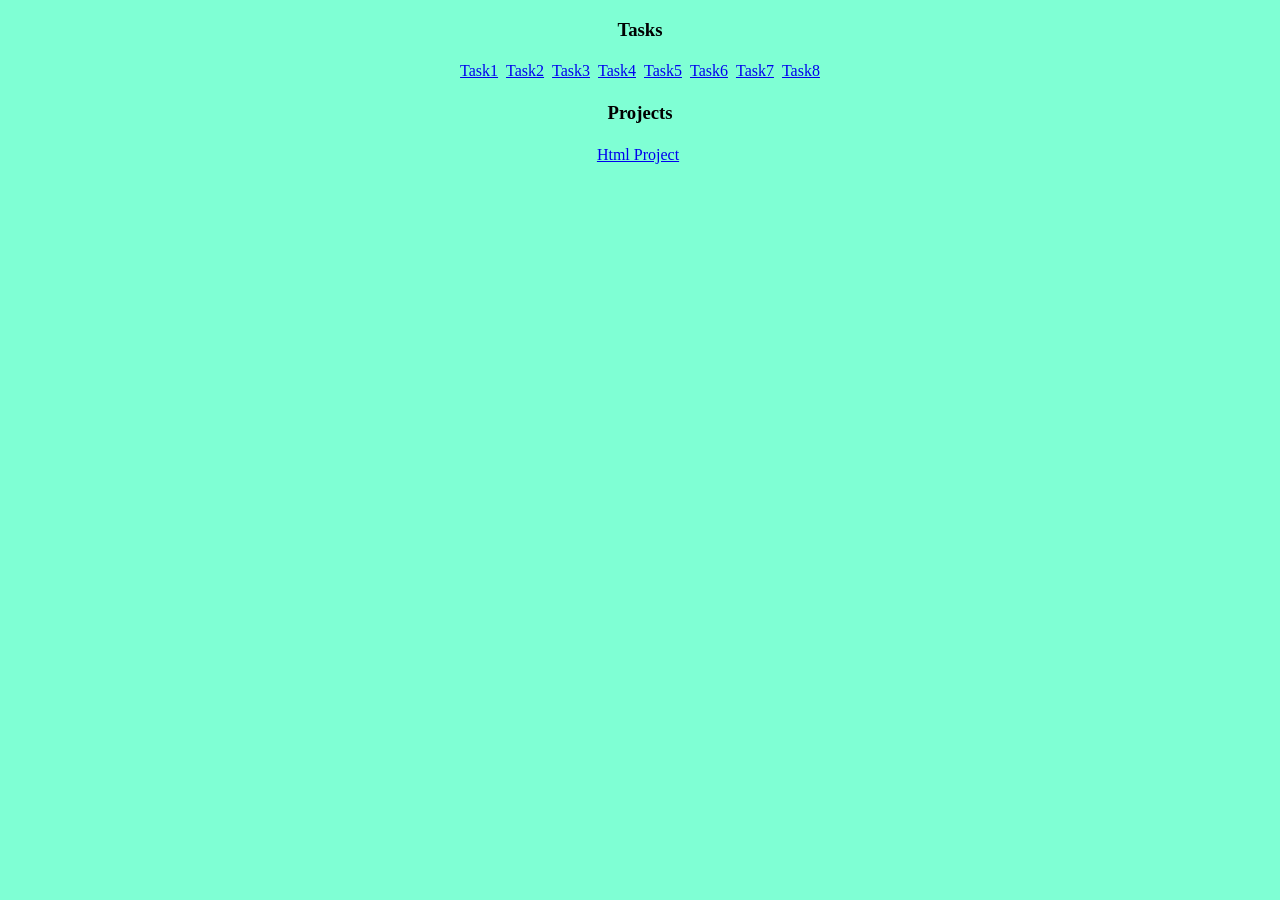
<file: index.html>
<!DOCTYPE html>
<html lang="en">
<head>
    <meta charset="UTF-8">
    <meta name="viewport" content="width=device-width, initial-scale=1.0">
    <title>Home</title>
</head>
<body style="background-color: aquamarine;">
    <main >
        <section align="center">
            <h3>Tasks</h2>
            <table align="center">
                <tr>
                    <td><a href="./Task1/index.html">Task1</a></td>
                    <td></td>
                    <td><a href="./Task2/index.html">Task2</a></td>
                    <td></td>
                    <td><a href="./Task3/index.html">Task3</a></td>
                    <td></td>
                    <td><a href="./Task4/index.html">Task4</a></td>
                    <td></td>
                    <td><a href="./Task5/index.html">Task5</a></td>
                    <td></td>
                    <td><a href="./Task6/index.html">Task6</a></td>
                    <td></td>
                    <td><a href="./Task7/index.html">Task7</a></td>
                    <td></td>
                    <td><a href="./Task8/index.html">Task8</a></td>
                </tr>
            </table>
            <h3>Projects</h3>
            <table align="center">
                <tr>
                    <td><a href="./Project/index.html">Html Project</a></td>
                    <td></td>
                </tr>
            </table>
        </section>
    </main>
    
</body>
</html>
</file>
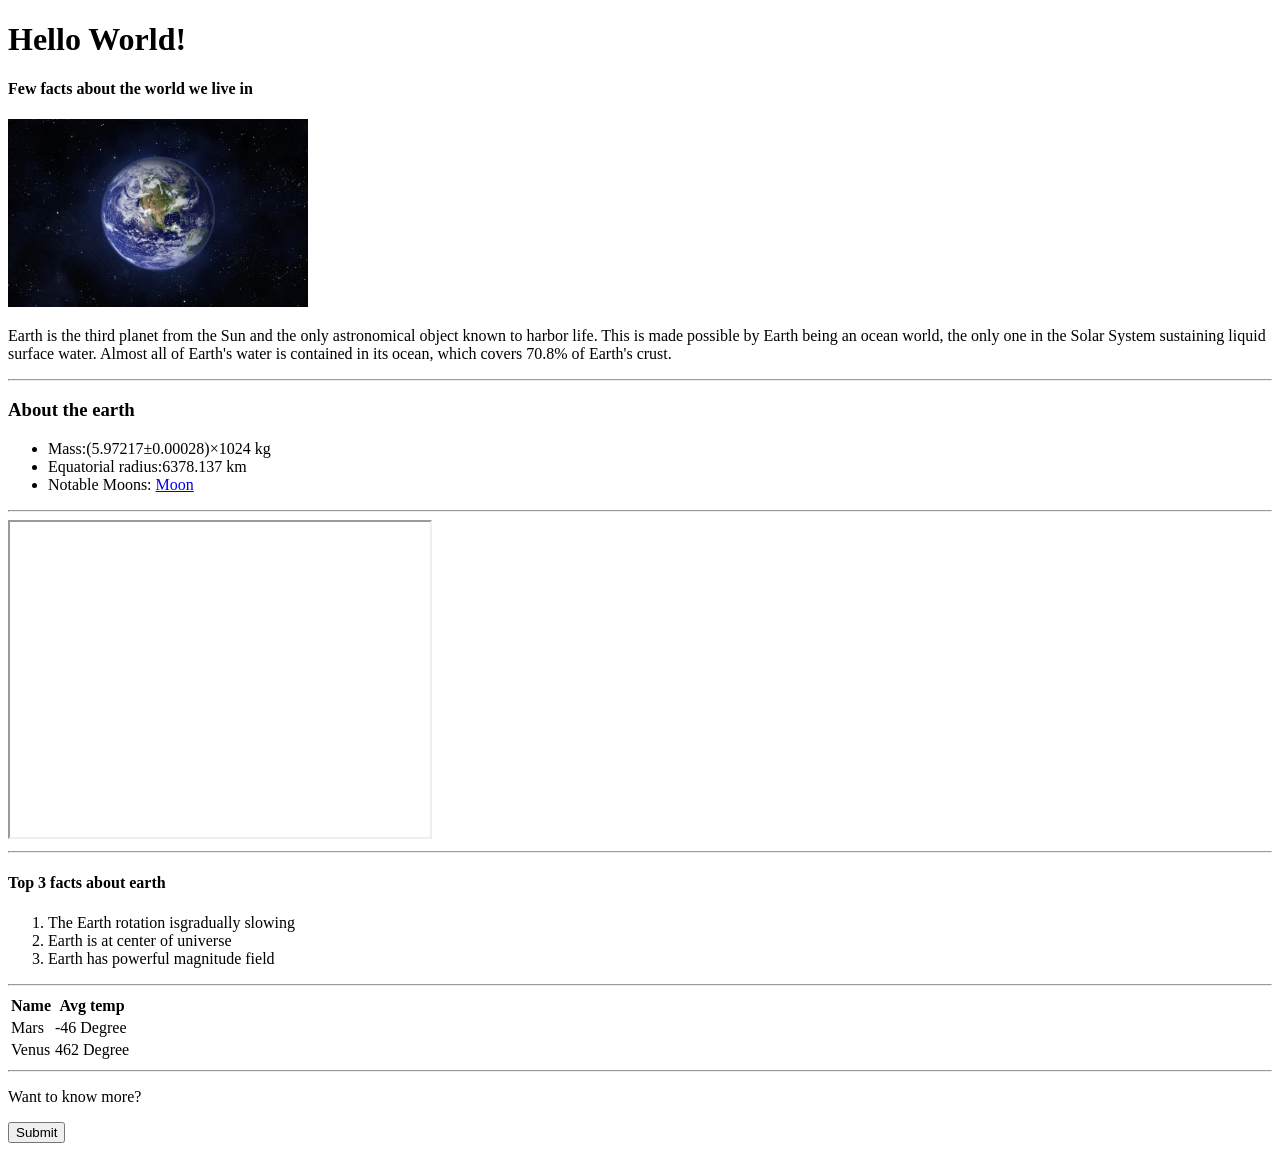
<file: Project/index.html>
<!DOCTYPE html>
<html lang="en">
<head>
    <meta charset="UTF-8">
    <meta name="viewport" content="width=device-width, initial-scale=1.0">
    <title>Assignment</title>
</head>
<body>
    <main>
        <header>
            <h1>Hello World!</h1>
            <h4>Few facts about the world we live in</h4>
            <img src="../Img/earth.webp" alt="earth" width="300">
            <p>
                Earth is the third planet from the Sun and the only astronomical object known to harbor life.
                 This is made possible by Earth being an ocean world, the only one in the Solar System sustaining 
                 liquid surface water. Almost all of Earth's water is contained in its ocean, which covers 70.8% of Earth's crust. 
            </p>
            <hr/>
        </header>
        <section>
            <h3>About the earth</h3>
            <ul>
                <li>Mass:(5.97217±0.00028)×1024 kg</li>
                <li>Equatorial radius:6378.137 km</li>
                <li>Notable Moons: <a href="#">Moon</a></li>
            </ul>
            <hr/>
        </section>
        <section>
            <iframe width="420" height="315" src="https://www.youtube.com/embed/rtqdkL1IMRY">
            </iframe>
            <hr/>
        </section>
        <section>
            <h4>Top 3 facts about earth </h4>
            <ol>
                <li>The Earth rotation isgradually slowing</li>
                <li>Earth is at center of universe</li>
                <li>Earth has powerful magnitude field</li>
            </ol>
            <hr/>
        </section>
        <Section>
            <table>
                <thead>
                    <tr>
                        <th>Name</th>
                        <th>Avg temp</th>
                    </tr>
                </thead>
                <tbody>
                    <tr>
                        <td>Mars</td>
                        <td>-46 Degree</td>
                    </tr>
                    <tr>
                        <td>Venus</td>
                        <td>462 Degree</td>
                    </tr>
                </tbody>
            </table>
            <hr/>
        </Section>
        <section>
            <form action="https://www.space.com/">    
                <p>Want to know more?</p>
                <input type="submit" value="Submit">
            </form>
        </section>
    </main>
</body>
</html>
</file>
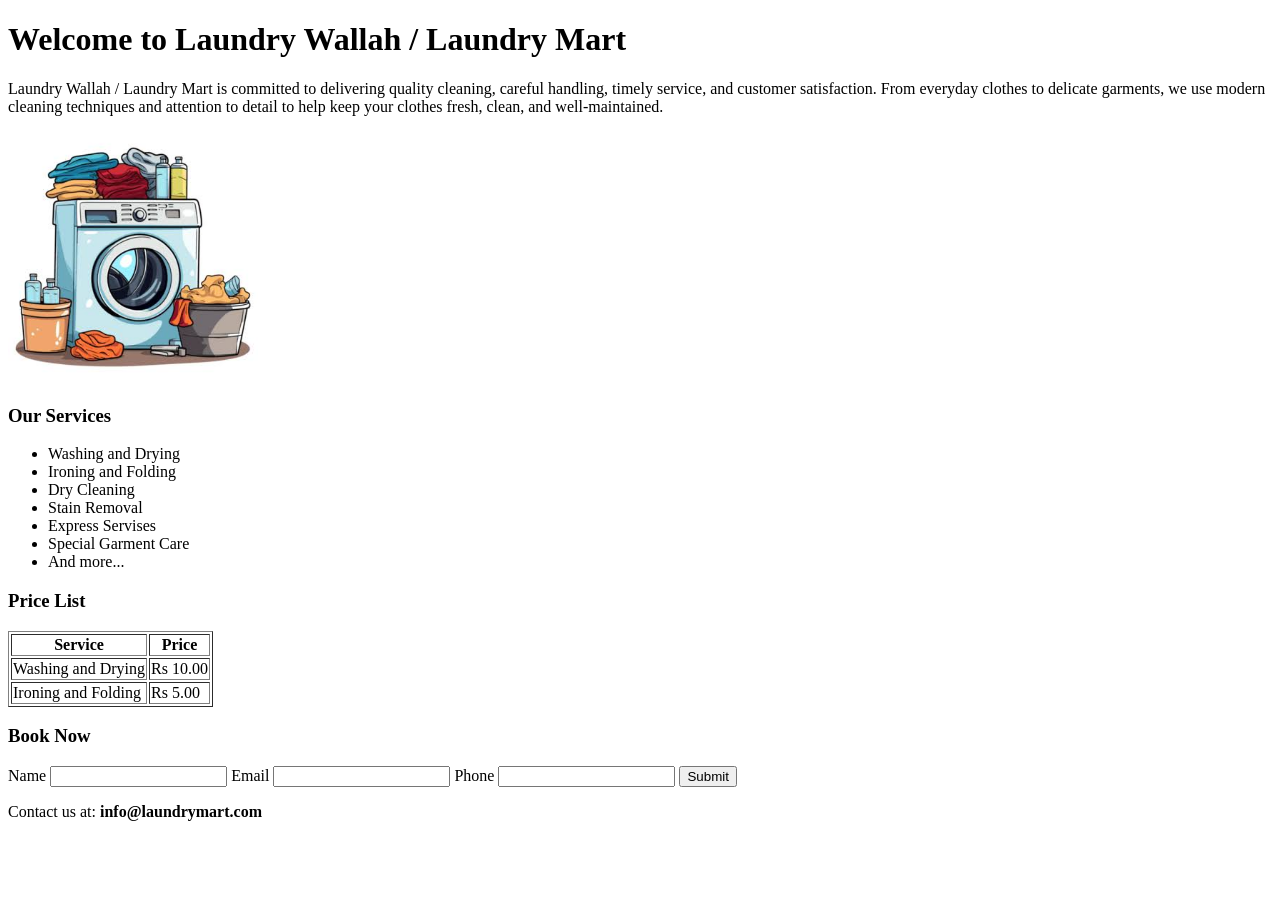
<file: Task2/index.html>
<!DOCTYPE html>
<html lang="en">
<head>
    <meta charset="UTF-8">
    <meta name="viewport" content="width=device-width, initial-scale=1.0">
    <title>Laundry Mart</title>
</head>
<body>
    <header>
        <h1>Welcome to Laundry Wallah / Laundry Mart</h1>
    </header>
    <main>
        <section id="about">
            <p>Laundry Wallah / Laundry Mart is committed to delivering quality cleaning, careful handling, timely service, and customer satisfaction. From everyday clothes to delicate garments, we use modern cleaning techniques and attention to detail to help keep your clothes fresh, clean, and well-maintained.</p>
            <img src="../Img/laundry.jpg" alt="laundry" width="250">
        </section>
        <section id="services">
            <h3>Our Services</h3>
            <ul>
                <li>Washing and Drying</li>
                <li>Ironing and Folding</li>
                <li>Dry Cleaning</li>
                <li>Stain Removal</li>
                <li>Express Servises</li>
                <li>Special Garment Care</li>
                <li>And more...</li>
            </ul>
        </section>
        <section id="priceList">
            <h3>Price List</h3>
            <table border="">
                <thead>
                    <tr>
                        <th>Service</th>
                        <th>Price</th>
                    </tr>
                </thead>
                <tbody>
                    <tr>
                        <td>Washing and Drying</td>
                        <td>Rs 10.00</td>
                    </tr>
                    <tr>
                        <td>Ironing and Folding</td>
                        <td>Rs 5.00</td>
                    </tr>
                </tbody>
            </table>
        </section>
        <section id="bookNow">
            <h3>Book Now</h3>
            <form action="">
                <label for="fName">Name</label>
                <input type="text" name="fName" value="" required/>
                <label for="email">Email</label>
                <input type="email" name="email" id="email" value="" required/>
                <label for="tel">Phone</label>
                <input type="tel" name="tel" id="phone" value="" required/>
                <input type="submit" value="Submit"/>
            </form>
        </section>
    </main>
    <footer>
        <p>Contact us at: <b>info@laundrymart.com</b></p>
    </footer>
</body>
</html>
</file>
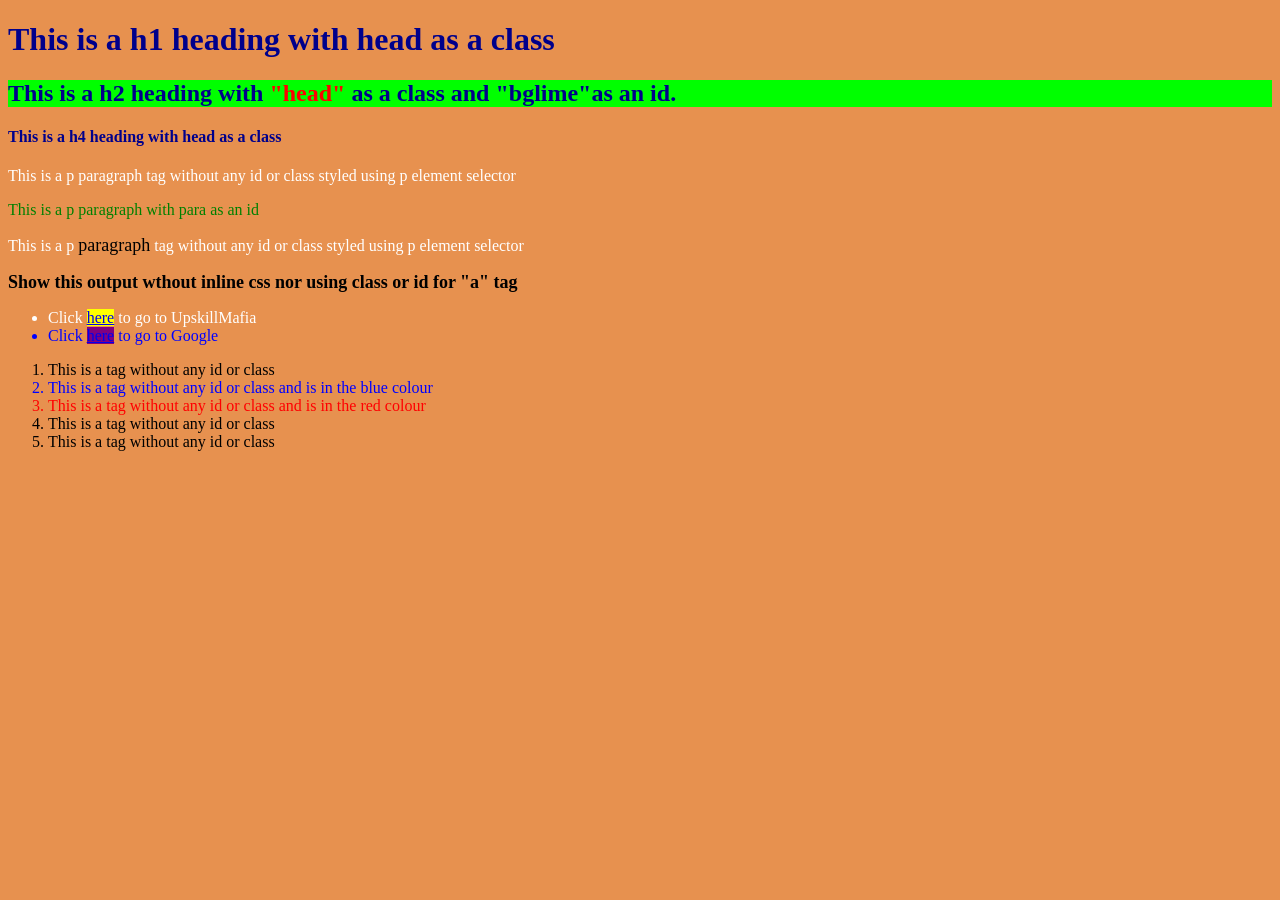
<file: Task3/index.html>
<!DOCTYPE html>
<html lang="en">
<head>
    <meta charset="UTF-8">
    <meta name="viewport" content="width=device-width, initial-scale=1.0">
    <title>CSS Selectors</title>
    <link rel="stylesheet" href="./style.css">
    <link rel="shortcut icon" href="../Img/favicon.png" type="image/x-icon">
</head>
<body>
    <header>
        <h1 class="head">This is a h1 heading with head as a class</h1>
        <h2 class="head" id="bglime">This is a h2 heading with <span>"head"</span> as a class and "bglime"as an id.</h2>
        <h4 class="head">This is a h4 heading  with head as a class</h4>
    </header>
    <main>
        <article><p>This is a p paragraph tag without any id or class styled using p element selector</p></article>
        <article><p id="para">This is a p paragraph with para as an id</p></article>
        <article><p>This is a p <span>paragraph</span> tag without any id or class styled using p element selector</p></article>
        <article>
            <b><p><span>Show this output wthout inline css nor using class or id for "a" tag</span></p></b>
            <ul>
                <li>Click <a href="https://upskillmafia.com/">here</a> to go to UpskillMafia</li>
                <li>Click <a href="https://google.com">here</a> to go to Google</li>
            </ul>
            <ol>
                <li>This is a tag without any id or class</li>
                <li>This is a tag without any id or class and is in the blue colour</li>
                <li>This is a tag without any id or class and is in the red colour</li>
                <li>This is a tag without any id or class</li>
                <li>This is a tag without any id or class</li>
            </ol>
        </article>
    </main>
</body>
</html>
</file>
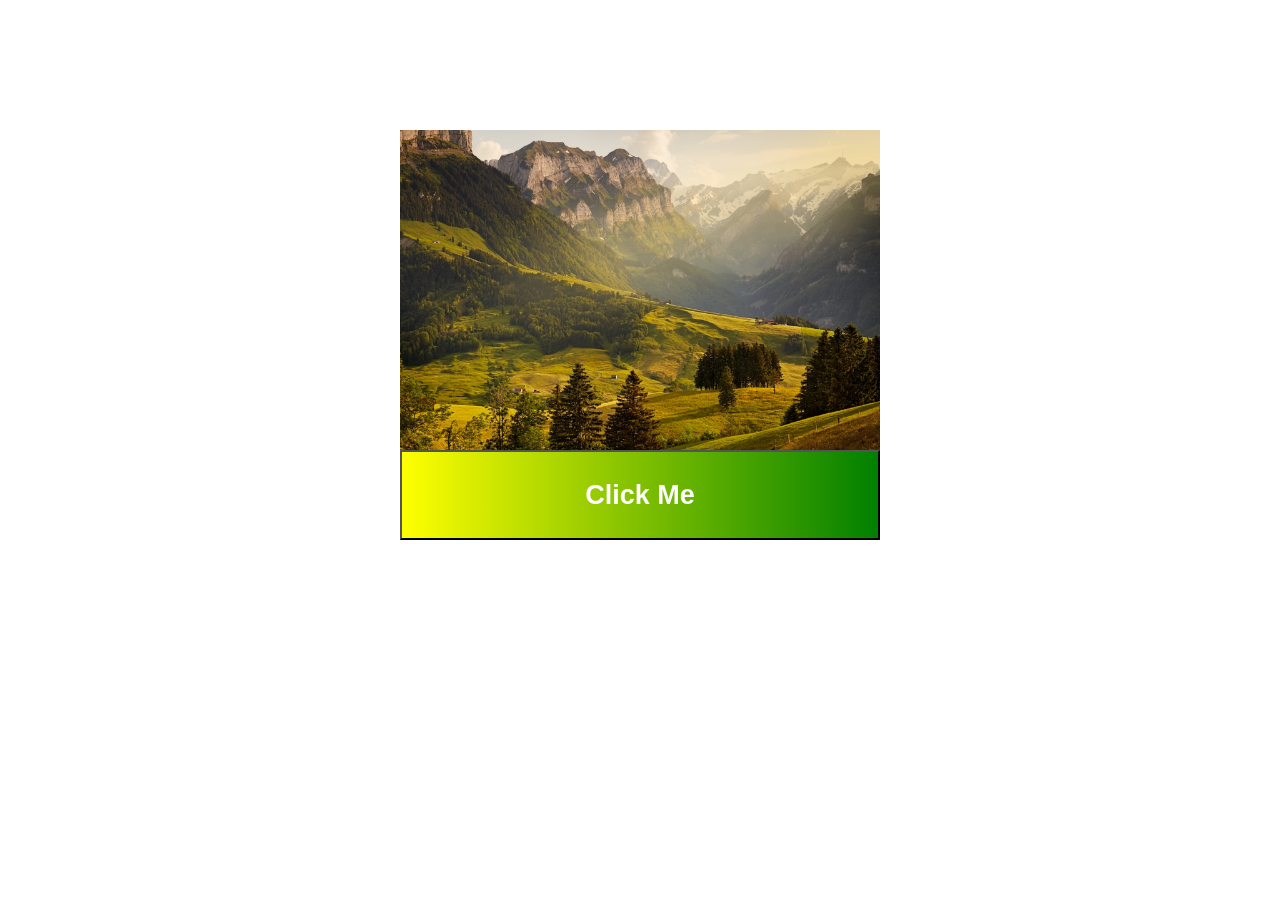
<file: Task4/index.html>
<!DOCTYPE html>
<html lang="en">
<head>
    <meta charset="UTF-8">
    <meta name="viewport" content="width=device-width, initial-scale=1.0">
    <title>Css-unites,BoxModel,Fonts</title>
    <link rel="stylesheet" href="./style.css">
    <link rel="shortcut icon" href="../Img/favicon.png" type="image/x-icon">
</head>
<body>
    <div class="image-container">
        <img src="../Img/mountain" alt="demo">  
        <button type="button">Click Me</button>    
    </div>
</body>
</html>
</file>
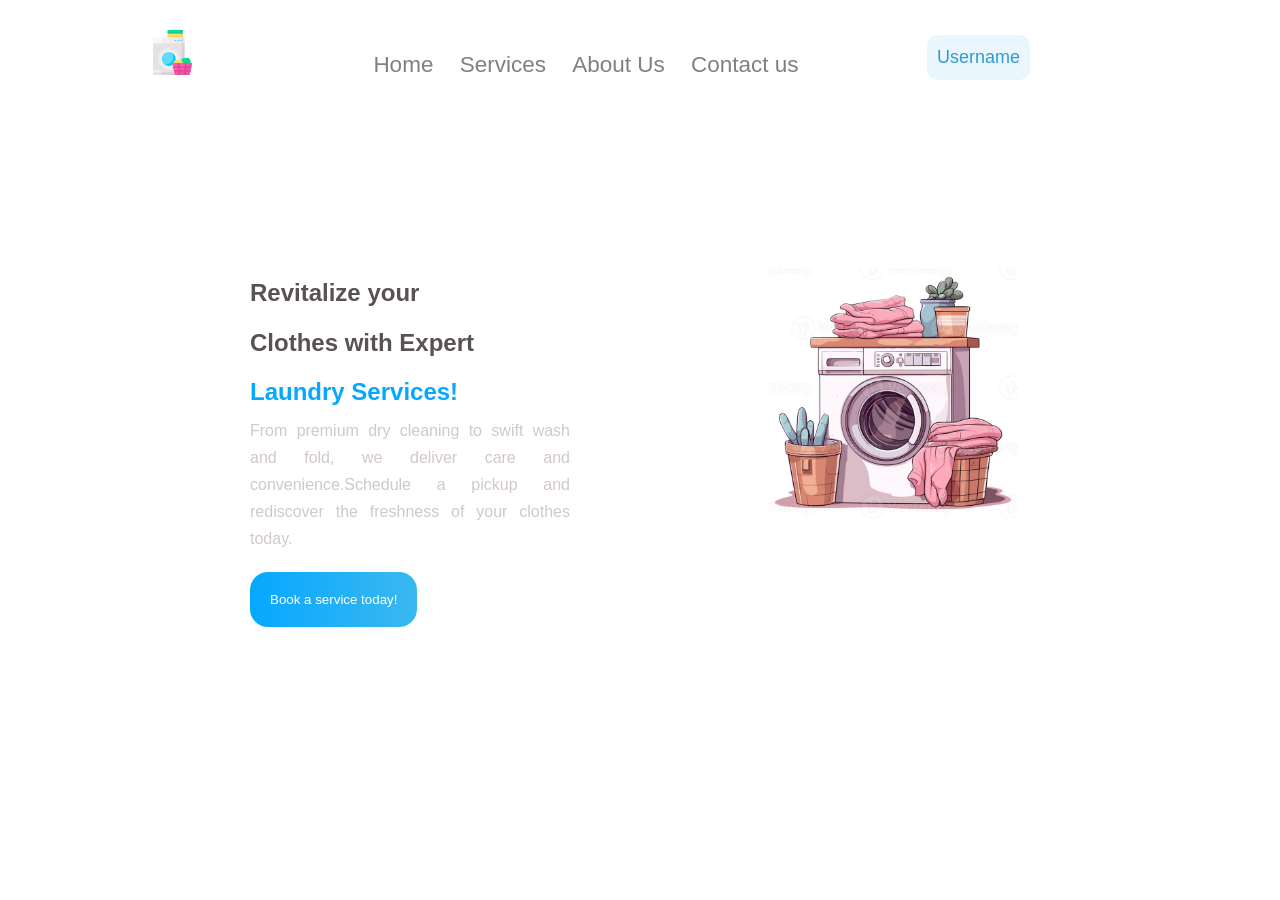
<file: Task5/index.html>
<!DOCTYPE html>
<html lang="en">
<head>
    <meta charset="UTF-8">
    <meta name="viewport" content="width=device-width, initial-scale=1.0">
    <title>Laundry</title>
    <link rel="stylesheet" href="./style.css">
    <link rel="shortcut icon" href="./img/laundry.png" type="image/x-icon">
</head>
<body>
    <header>
        <nav>
            <div class="logo">
                <a href="#"><img src="./img/laundry.png" alt="logo"></a>
            </div>
            <div class="bar">
                <ul>
                    <li><a href="#">Home</a></li>
                    <li><a href="#">Services</a></li>
                    <li><a href="#">About Us</a></li>
                    <li><a href="#">Contact us</a></li>
                </ul>
                <button class="username">Username</button>
                
            </div>

        </nav>
    </header>
    <main>
        <div class="container">
            <section>
                <div class="left">
                    <h1>Revitalize your <br/>Clothes with Expert</h1>
                    <h2>Laundry Services!</h2>
                    <p>From premium dry cleaning to swift wash and fold, we deliver care and convenience.Schedule a pickup and rediscover the freshness of your clothes today.</p>
                    <span><button class="book">Book a service today!</button></span>
                </div>
            </section>

            <section>
                <div class="right">
                    <img src="./img/laundry.jpg" alt="laundry">
                </div>
            </section>
        </div>
        
        
    </main>
</body>
</html>
</file>
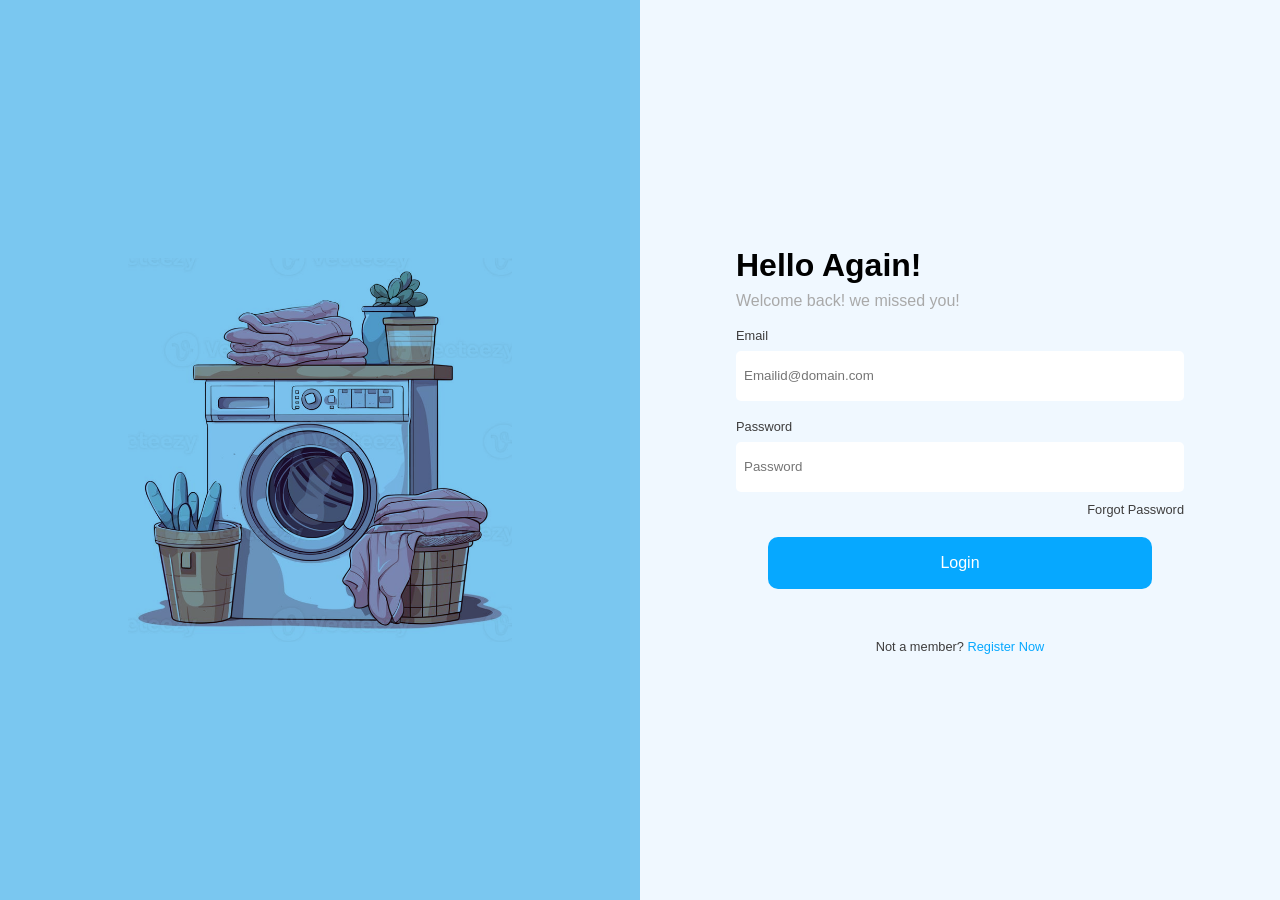
<file: Task6/index.html>
<!DOCTYPE html>
<html lang="en">
<head>
    <meta charset="UTF-8">
    <meta name="viewport" content="width=device-width, initial-scale=1.0">
    <title>Login</title>
    <link rel="stylesheet" href="./index.css"/>
    <link rel="shortcut icon" href="./img/laundry.png" type="image/x-icon"/>
</head>
<body>
    <div class="container">
        <div class="left">
            <img src="./img/laundry.jpg" alt="logo"/>
        </div>
        <div class="right">
            <form class="login-form" action="#">
                <h1>Hello Again!</h1>
                <p class="welcome-message">Welcome back! we missed you!</p>
                <div class="form-box">
                    <label for="email">Email</label>
                    <input type="email" placeholder="Emailid@domain.com" name="email" required/>
                </div>  
                <div class="form-box">
                    <label for="password">Password</label>
                    <input type="password" placeholder="Password" name="password" required/>
                </div>
                <div class="form-box">
                    <a href="#">Forgot Password</a>
                </div>
                <div class="form-box">
                    <button type="submit">Login</button>
                </div>
                <p class="register-text">
                        Not a member?
                        <a href="#">Register Now</a>
                </p>
                    
                    
                </form>
            </div>
            
            
        </div>
    </div>
</body>
</html>
</file>
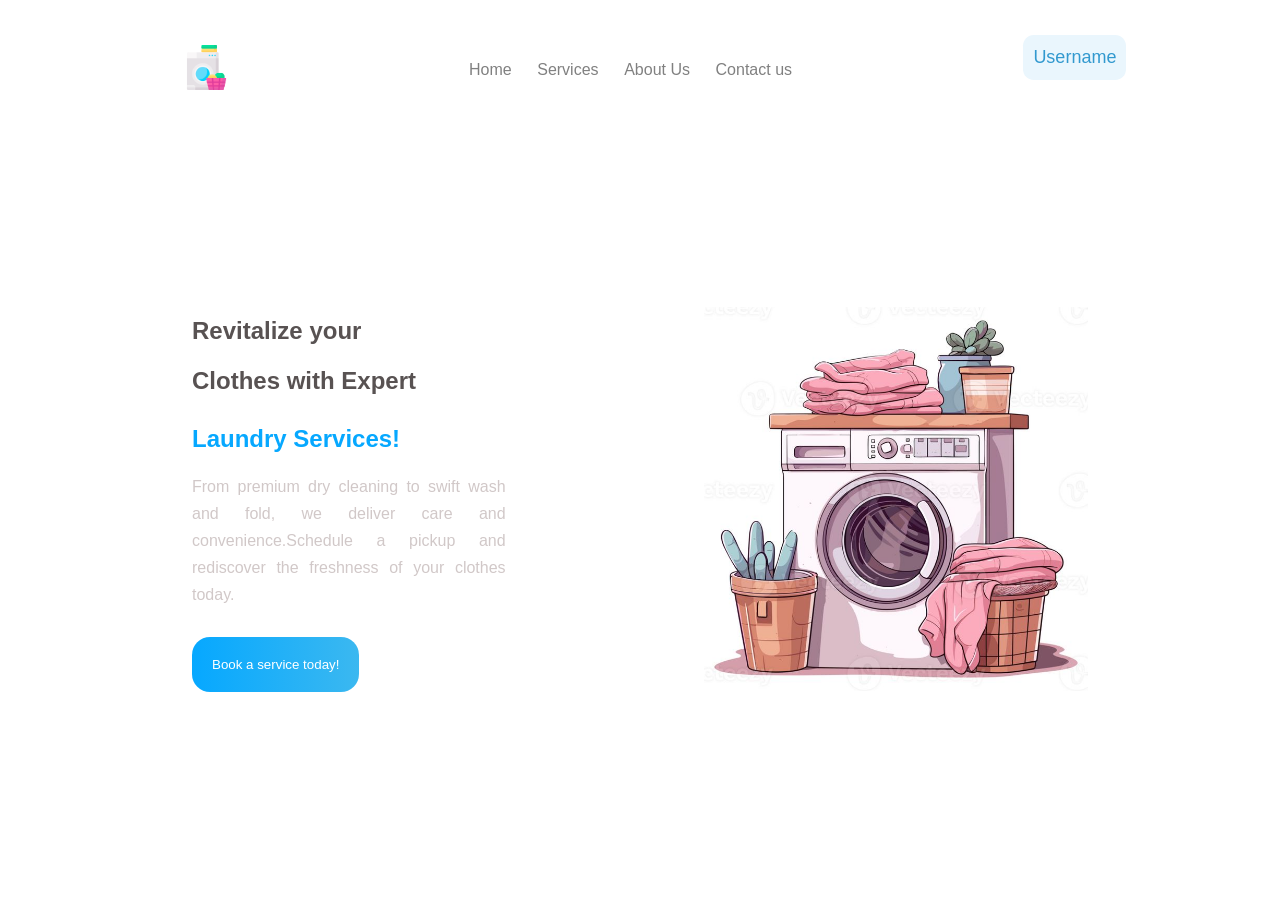
<file: Task7/index.html>
<!DOCTYPE html>
<html lang="en">
<head>
    <meta charset="UTF-8">
    <meta name="viewport" content="width=device-width, initial-scale=1.0">
    <title>Laundry</title>
    <link rel="stylesheet" href="./style.css">
    <link rel="shortcut icon" href="./img/laundry.png" type="image/x-icon">
</head>
<body>
    <header>
        <nav>
            <div class="logo">
                <a href="#"><img src="./img/laundry.png" alt="logo"></a>
            </div>
            <div class="bar">
                <ul>
                    <li><a href="#">Home</a></li>
                    <li><a href="#">Services</a></li>
                    <li><a href="#">About Us</a></li>
                    <li><a href="#">Contact us</a></li>
                </ul>  
            </div>
            <div class="profile">
                <button class="username">Username</button>
            </div>

        </nav>
    </header>
    <main>
        <div class="container">
            <section>
                <div class="left">
                    <h1>Revitalize your <br/>Clothes with Expert</h1>
                    <h2>Laundry Services!</h2>
                    <p>From premium dry cleaning to swift wash and fold, we deliver care and convenience.Schedule a pickup and rediscover the freshness of your clothes today.</p>
                    <span><button class="book">Book a service today!</button></span>
                </div>
            </section>

            <section>
                <div class="right">
                    <img src="./img/laundry.jpg" alt="laundry">
                </div>
            </section>
        </div>
        
        
    </main>
</body>
</html>
</file>
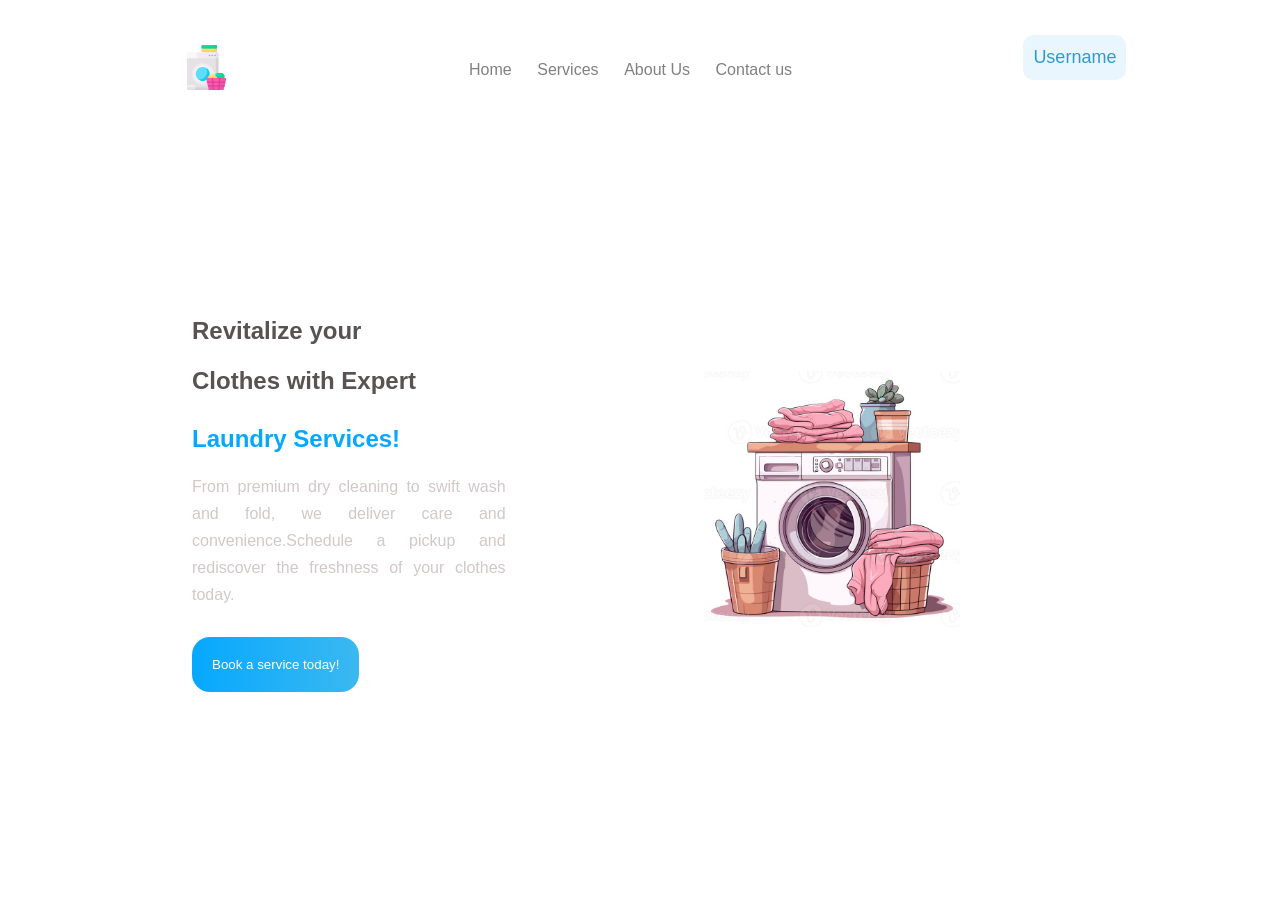
<file: Task8/index.html>
<!DOCTYPE html>
<html lang="en">
<head>
    <meta charset="UTF-8">
    <meta name="viewport" content="width=device-width, initial-scale=1.0">
    <title>Laundry</title>
    <link rel="stylesheet" href="./style.css">
    <link rel="shortcut icon" href="./img/laundry.png" type="image/x-icon">
</head>
<body>
    <header>
        <nav>
            <div class="logo">
                <a href="#"><img src="./img/laundry.png" alt="logo"></a>
            </div>
             
            <div class="bar">
                <ul>
                    <li><a href="#">Home</a></li>
                    <li><a href="#">Services</a></li>
                    <li><a href="#">About Us</a></li>
                    <li><a href="#">Contact us</a></li>
                </ul>  
            </div>
            <div class="profile">
                <button class="username">Username</button>
            </div>
            <input type="checkbox" id="menu-toggle">
             <label for="menu-toggle" class="hamburger">
                 <span></span> 
                 <span></span> 
                 <span></span> 
            </label>
           
        </nav>
    </header>
    <main>

        <div class="container">
            <section>
                <div class="left">
                    <h1>Revitalize your <br/>Clothes with Expert</h1>
                    <h2>Laundry Services!</h2>
                    <p>From premium dry cleaning to swift wash and fold, we deliver care and convenience.Schedule a pickup and rediscover the freshness of your clothes today.</p>
                    <span><button class="book">Book a service today!</button></span>
                </div>
            </section>

            <section>
                <div class="right">
                    <img src="./img/laundry.jpg" alt="laundry">
                </div>
            </section>
        </div>
        
    </main>
</body>
</html>
</file>
<file: Task3/style.css>
body{
    background-color: #e7914f;
}

.head{
    color: #00008b;
}

#bglime{
    background-color: #00ff00;
}

.head > span{
    color: red;
}

p{
    color: #ffffff;
}

#para{
    color: #008000;
}

p span {
    color: #000000;
    font-size: 18px;
}

ul li{
    color: #ffffff;

}
li {
    color: black;
}

li:nth-child(2) {
    color: #0000ff;
}

li:nth-child(3) {
    color: #ff0000;
}

li:nth-child(odd) a {
    background-color: #ffff00;
}

li:nth-child(even) a {
    background-color: #800080;
}
</file>
<file: Task4/style.css>
*{
    box-sizing: border-box;
}

body{
    margin: 0;
}

.image-container {
    /* border: 5px solid red; */
    width: 50vw;
    height: 80vh; 
    margin: 10vh 25vw;
    padding: 40px 80px;
} 

.image-container img {
    display: block;
    width: 100%;
    object-fit: contain;
}
.image-container button {
    display: block;
    width: 100%;
    height: 10vh;
    object-fit: contain;
    margin-top: 0;
    background: linear-gradient(to Right, #ffff00,#008000);
    color: white;
    font-family: 'Franklin Gothic Medium', 'Arial Narrow', Arial, sans-serif;
    font-size: 3vh;
    font-weight: bold;
    cursor: pointer;
}
</file>
<file: Task5/style.css>
*{
    margin: 0;
    padding: 0;
    box-sizing: border-box;
    color: grey;
    font-family: 'Poppins', sans-serif;
}

nav{
    height: 8vh;
    margin-top: 25px;
    width: 100vw;
    display: inline;
}
.bar{
    width:80vw;
}
.logo{
    width:20vw;
    margin-top: 25px;
}
ul{
    list-style: none;
    text-align: center;
    padding: 3vh 3vh 10vh 3vh;  
    font-size: 2.5vh;
}

ul > li{
    display: inline;
    padding: 0 20px 0 0;
}

ul > li > a{
    text-decoration: none;
}

li > a:hover{
    color: #000000;
    font-weight: 600;
}
.logo img{
  float: left;
  width: 45px;
  margin-left: 150px;
  margin-top: 5px;
}

.username{
    background-color: #EAF6FD;
    height: 5vh;
    color: #3299CF;
    font-size: 2vh;
    border: none;
    border-radius: 1.2vh;
    margin-right: 250px;
    position: absolute;
    right: 0px;
    top: 35px;
    padding: 10px;
    cursor: pointer;
}
.container{
   margin-top: 100px; 
   text-align: justify;
   width: 100%;
   display: block;
}
.left{
    float: left;
    width: 50%;
    margin-left: 250px;
}

.right{
    position: absolute;
    margin-left: 60%;
}

.left > p{
    text-align: justify;
    width: 50%;
    color: #d1c8c8;
    font-weight: 400;
    line-height: 3vh;
}

.right > img{
    height: 250px;
}

h1{
    color: #585252;
    font-weight: 700;
    line-height: 5.5vh;
}

h2{   
    color: #06A8FF;
    font-weight: 800;
    line-height: 5.5vh;
}

.book{
    background: linear-gradient(to right, #06A8FF, #3BB8F0);
    color: #FFFFFF;
    border: 0;
    border-radius: 2vh;
    padding: 20px 20px;
    margin-top: 20px;
    font-weight: 400;
    cursor: pointer;
}
.book:hover{
    background: linear-gradient(to right, #023045, #2aaee7);
}
</file>
<file: Task6/index.css>
*{
    margin: 0;
    padding: 0;
    box-sizing: border-box;
    font-family: 'Poppins', sans-serif;
}

.container{
    min-height: 100vh;
    display: flex;
    justify-content: space-evenly;
    align-items: center;
}

.left{
    height: 100vh;
    flex-basis: 50%;
    display: flex;
    justify-content: center;
    align-items: center;
    background: #7ac7f0;
}

img{
    width: 30vw;
    object-fit: cover;
    mix-blend-mode: multiply;
}

.right{
    height: 100vh;
    flex-basis: 50%;
    display: flex;
    flex-direction: column;
    align-items: center;
    justify-content: center;
    background: #f0f8ff;
}

.login-form {
    width: 35vw;
}

.login-form h1{
    justify-self: center;
    margin-bottom: 8px;
}

 .welcome-message{
    justify-self: center;
    margin-bottom: 10px;
    color: darkgrey;
}

.form-box{
    display: flex;
    justify-content: start;
    flex-direction: column;
    margin-bottom: 10px;
}

.form-box label{
    margin: 8px 0px;
    font-size: 0.8rem;
    color: #3d3c3c;
}

.form-box input{
    padding: 8px;
    border-radius: 5px;
    border: none;
    height: 50px;
    width: 35vw;
}

.form-box input:focus{
    outline: 2px solid #d3d2d2;
}

.form-box button{
    align-self: center;
    padding: 8px;
    border-radius: 10px;
    border: none;
    height: 52px;
    width: 30vw;
    background-color: #06A8FF;
    color: #fff;
    font-size: 1rem;
    cursor: pointer;
    margin-top: 10px;
}

.form-box button:hover{
    background-color: #0b5e8c;
    border: 2.5px solid #00a6ff;
    transition: all 1s ease-in-out;
}

.form-box a{
    text-decoration: none;
    color: #3d3c3c;
    font-size: 0.8rem;
    align-self: flex-end;
}

.form-box a:hover{
    color: #0b5e8c;
}

.register-text{
    margin-top: 50px;
    font-size: 0.8rem;
    text-align: center;
    color: #3d3c3c;
}

.register-text a{
    text-decoration: none;
    color: #06A8FF;
}

.register-text a:hover{
    color: #0b5e8c;
}
</file>
<file: Task7/style.css>
*{
    margin: 0;
    padding: 0;
    box-sizing: border-box;
    color: grey;
    font-family: 'Poppins', sans-serif;
}

nav{
    display: flex;
    justify-content: space-around;
    align-items: center;
    padding: 5vh 10vw 5vh 5vw;
    background-color: #fff;
    box-shadow: 0 5px 10px rgba(0,0,0,0.1);
}
.logo > a > img{
    height: 5vh;
    object-fit: cover;
}

ul{
    list-style: none;
    display: flex;
    flex-flow: wrap row;
    gap: 2vw;
}

ul > li > a {
    text-decoration: none;
}

li > a:hover{
    color: #000000;
    font-weight: 600;
}

.username{
    background-color: #EAF6FD;
    height: 5vh;
    color: #3299CF;
    font-size: 2vh;
    border: none;
    border-radius: 1.2vh;
    margin-right: 12vw;
    position: absolute;
    right: 0px;
    top: 35px;
    padding: 10px;
    cursor: pointer;
}

.container{
    height: 80vh;
    display: flex;
    justify-content: space-between;
    align-items: center;
    align-content: center;
    background-color: #fff;
}

.left{
    width: 50vw;
    display: flex;
    justify-content: space-between;
    flex-flow: column;  
    align-items: flex-start;
    row-gap: 1vh;
    padding: 0 0 0 15vw;
}

h1{
    color: #585252;
    font-weight: 700;
    line-height: 5.5vh;
}

h2{   
    color: #06A8FF;
    font-weight: 800;
    line-height: 5.5vh;
}

.left > p{
    text-align: justify;
    width: 70%;
    color: #d1c8c8;
    font-weight: 400;
    line-height: 3vh;
}

.book{
    background: linear-gradient(to right, #06A8FF, #3BB8F0);
    color: #FFFFFF;
    border: 0;
    border-radius: 2vh;
    padding: 20px 20px;
    margin-top: 20px;
    font-weight: 400;
    cursor: pointer;
}
.book:hover{
    background: linear-gradient(to right, #023045, #2aaee7);
}


.right{
    width: 50vw;
    display: flex;
    justify-content: space-between;
    align-items: center;
    flex-flow: wrap row;
    row-gap: 1vw;
    padding: 5vh 5vw;

}

.right > img {
    width: 30vw;
    object-fit: cover;
    align-self: center;
}

@media (min-width: 768px) and (max-width: 1033px){

    .container{
        height: 40vh;
    }
    .left{
        width: 60vw;
        row-gap: 1vh;
        padding: 0 0 0 10vw;
    }

    .right{
        width: 40vw;
        padding: 5vh 0;
    }

    .username {
        margin-top: 2vh;
        font-size: 1.5vh;
    }

    h1{
        color: #585252;
        font-weight: 700;
        line-height: 3.5vh;
    }

    h2{   
        color: #06A8FF;
        font-weight: 800;
        line-height: 3.5vh;
    }

    .left > p{
        text-align: justify;
        width: 70%;
        color: #d1c8c8;
        font-weight: 400;
        line-height: 2vh;
        font-size: 1.5vh;
    }

    .book{
        border-radius: 1vh;
    }
}

@media(min-width: 360px) and (max-width: 767px){

    nav{
        padding: 4vh 10vw 5vh 10vw;
        justify-content: space-between;
        
    }
    .username {
        font-size: 1.5vh;
    }
    .bar{
        display: none   ;
    }

    .container{
        flex-flow: column;
    }

    .left{
        width: 100vw;
        row-gap: 1vh;
        padding: 0 0 0 10vw;
    }

    .right{
        width: 100vw;
        justify-content: space-around;
    }

    h1{
        color: #585252;
        font-weight: 700;
        line-height: 4.5vh;
        font-size: 4vh;
    }

    h2{   
        color: #06A8FF;
        font-weight: 800;
        line-height: 3.5vh;
    }

    .left > p{
        text-align: justify;
        width: 85%;
        color: #d1c8c8;
        font-weight: 500;
        line-height: 2.5vh;
        font-size: 2vh;
    }

    .right > img {
        width: 70vw;
        object-fit: cover;
        align-self: center;
    }
}
</file>
<file: Task8/style.css>
*{
    margin: 0;
    padding: 0;
    box-sizing: border-box;
    color: grey;
    font-family: 'Poppins', sans-serif;
}

nav{
    display: flex;
    justify-content: space-around;
    align-items: center;
    padding: 5vh 10vw 5vh 5vw;
    background-color: #fff;
    box-shadow: 0 5px 10px rgba(0,0,0,0.1);
}
.logo > a > img{
    height: 5vh;
    object-fit: cover;
}

ul{
    list-style: none;
    display: flex;
    flex-flow: wrap row;
    gap: 2vw;
}

ul > li > a {
    text-decoration: none;
}

li > a:hover{
    color: #000000;
    font-weight: 600;
}

.username{
    background-color: #EAF6FD;
    height: 5vh;
    color: #3299CF;
    font-size: 2vh;
    border: none;
    border-radius: 1.2vh;
    margin-right: 12vw;
    position: absolute;
    right: 0px;
    top: 35px;
    padding: 10px;
    cursor: pointer;
}

.container{
    height: 80vh;
    display: flex;
    justify-content: space-between;
    align-items: center;
    align-content: center;
    background-color: #fff;
}

.left{
    width: 50vw;
    display: flex;
    justify-content: space-between;
    flex-flow: column;  
    align-items: flex-start;
    row-gap: 1vh;
    padding: 0 0 0 15vw;
}

h1{
    color: #585252;
    font-weight: 700;
    line-height: 5.5vh;
}

h2{   
    color: #06A8FF;
    font-weight: 800;
    line-height: 5.5vh;
}

.left > p{
    text-align: justify;
    width: 70%;
    color: #d1c8c8;
    font-weight: 400;
    line-height: 3vh;
}

.hamburger {
    display: none;
    width: 35px; 
    cursor: pointer; 
}
.hamburger span{
     display: block; 
     width: 7vw; 
     height: 0.5vh; 
     margin: 5px 5px; 
     background-color: #06A8FF; 
     border-radius: 5px; 
     transition: 0.3s
    }

    /* Hide checkbox */ 
    #menu-toggle { 
        display: none; 
    } 
   
.book{
    background: linear-gradient(to right, #06A8FF, #3BB8F0);
    color: #FFFFFF;
    border: 0;
    border-radius: 2vh;
    padding: 20px 20px;
    margin-top: 20px;
    font-weight: 400;
    cursor: pointer;
}
.book:hover{
    transform: rotate(-10deg) scalex(1.5);
    transition: transform 0.6s ease-in;
}


.right{
    width: 50vw;
    display: flex;
    justify-content: space-between;
    align-items: center;
    flex-flow: wrap row;
    row-gap: 1vw;
    padding: 5vh 5vw;

}

.right > img {
    width: 20vw;
    object-fit: cover;
    align-self: center;
    animation-name: orbit;
    animation-duration: 1.5s;
    /* animation-delay: 2s; */
    animation-timing-function: alternate;
    animation-iteration-count: infinite;
    animation-fill-mode: none; 
}

@media (min-width: 768px) and (max-width: 1033px){

    .container{
        height: 40vh;
    }
    .left{
        width: 60vw;
        row-gap: 1vh;
        padding: 0 0 0 10vw;
    }

    .right{
        width: 40vw;
        padding: 5vh 0;
    }

    .username {
        margin-top: 2vh;
        font-size: 1.5vh;
    }

    h1{
        color: #585252;
        font-weight: 700;
        line-height: 3.5vh;
    }

    h2{   
        color: #06A8FF;
        font-weight: 800;
        line-height: 3.5vh;
    }

    .left > p{
        text-align: justify;
        width: 70%;
        color: #d1c8c8;
        font-weight: 400;
        line-height: 2vh;
        font-size: 1.5vh;
    }

    .book{
        border-radius: 1vh;
    }
}

@media(min-width: 360px) and (max-width: 767px){
    .username {
        font-size: 1.5vh;
        margin-right: 25vw

    }
    .hamburger { display: block; }
    .bar{
        display: none;
    }

    .container{
        flex-flow: column;
    }

    .left{
        width: 100vw;
        row-gap: 1vh;
        padding: 0 0 0 10vw;
    }

    .right{
        width: 100vw;
        justify-content: space-around;
    }

    h1{
        color: #585252;
        font-weight: 700;
        line-height: 4.5vh;
        font-size: 4vh;
    }

    h2{   
        color: #06A8FF;
        font-weight: 800;
        line-height: 3.5vh;
    }

    .left > p{
        text-align: justify;
        width: 85%;
        color: #d1c8c8;
        font-weight: 500;
        line-height: 2.5vh;
        font-size: 2vh;
    }

    .right > img {
        width: 70vw;
        object-fit: cover;
        align-self: center;
    }
    .logo > a > img {
        height: 7vh;
    }
    nav {
        padding: 4vh 10vw 5vh 10vw;
        justify-content: space-between;
    }

    /* Show hamburger */
    .hamburger {
        display: block;
    }

    /* Hide menu by default */
    /* Side modal */ 
        .bar {
            display: block;
            position: fixed;
            top: 0;
            right: -70%;
            width: 65vw;
            height: 100%;
            background-color: #2b2a2a;
            color: #fff;
            padding-top: 10vh;
            box-shadow: -5px 0 15px rgba(0, 0, 0, 0.15);
            transition: right 0.4s ease;
            z-index: 1000;

        }
    
        /* Menu items */
        .bar ul {
            display: flex;
            flex-direction: column;
            align-items: center;
            gap: 25px;
            padding: 20vh 0;
        }
    
        .bar ul li a {
            text-decoration: none;
            color: #fff;
            font-size: 1.5rem;
        }
    
        .bar ul li a:hover {
            color: #06A8FF;
        }
    
        /* Open modal */
        nav:has(#menu-toggle:checked) .bar {
            right: 0;
        }
}

@keyframes orbit {
    0% , 100% {
         transform: translate(0, -60px);
    }
    12.5% {
        transform: translate(10px, -30px);
    }
    25% {
        transform: translate(20px, 0);
    }

    37.5% {
        transform: translate(10px, 30px);
    }

    50% {
        transform: translate(0, 60px);
    }

    62.5% {
        transform: translate(-10px, 30px);
    }

    75% {
        transform: translate(-20px, 0);
    }

    87.5% {
        transform: translate(-10px, -30px) scale(0.8,1.2);
        transition: transform 0.5s ease-in-out;
    }
}
</file>
